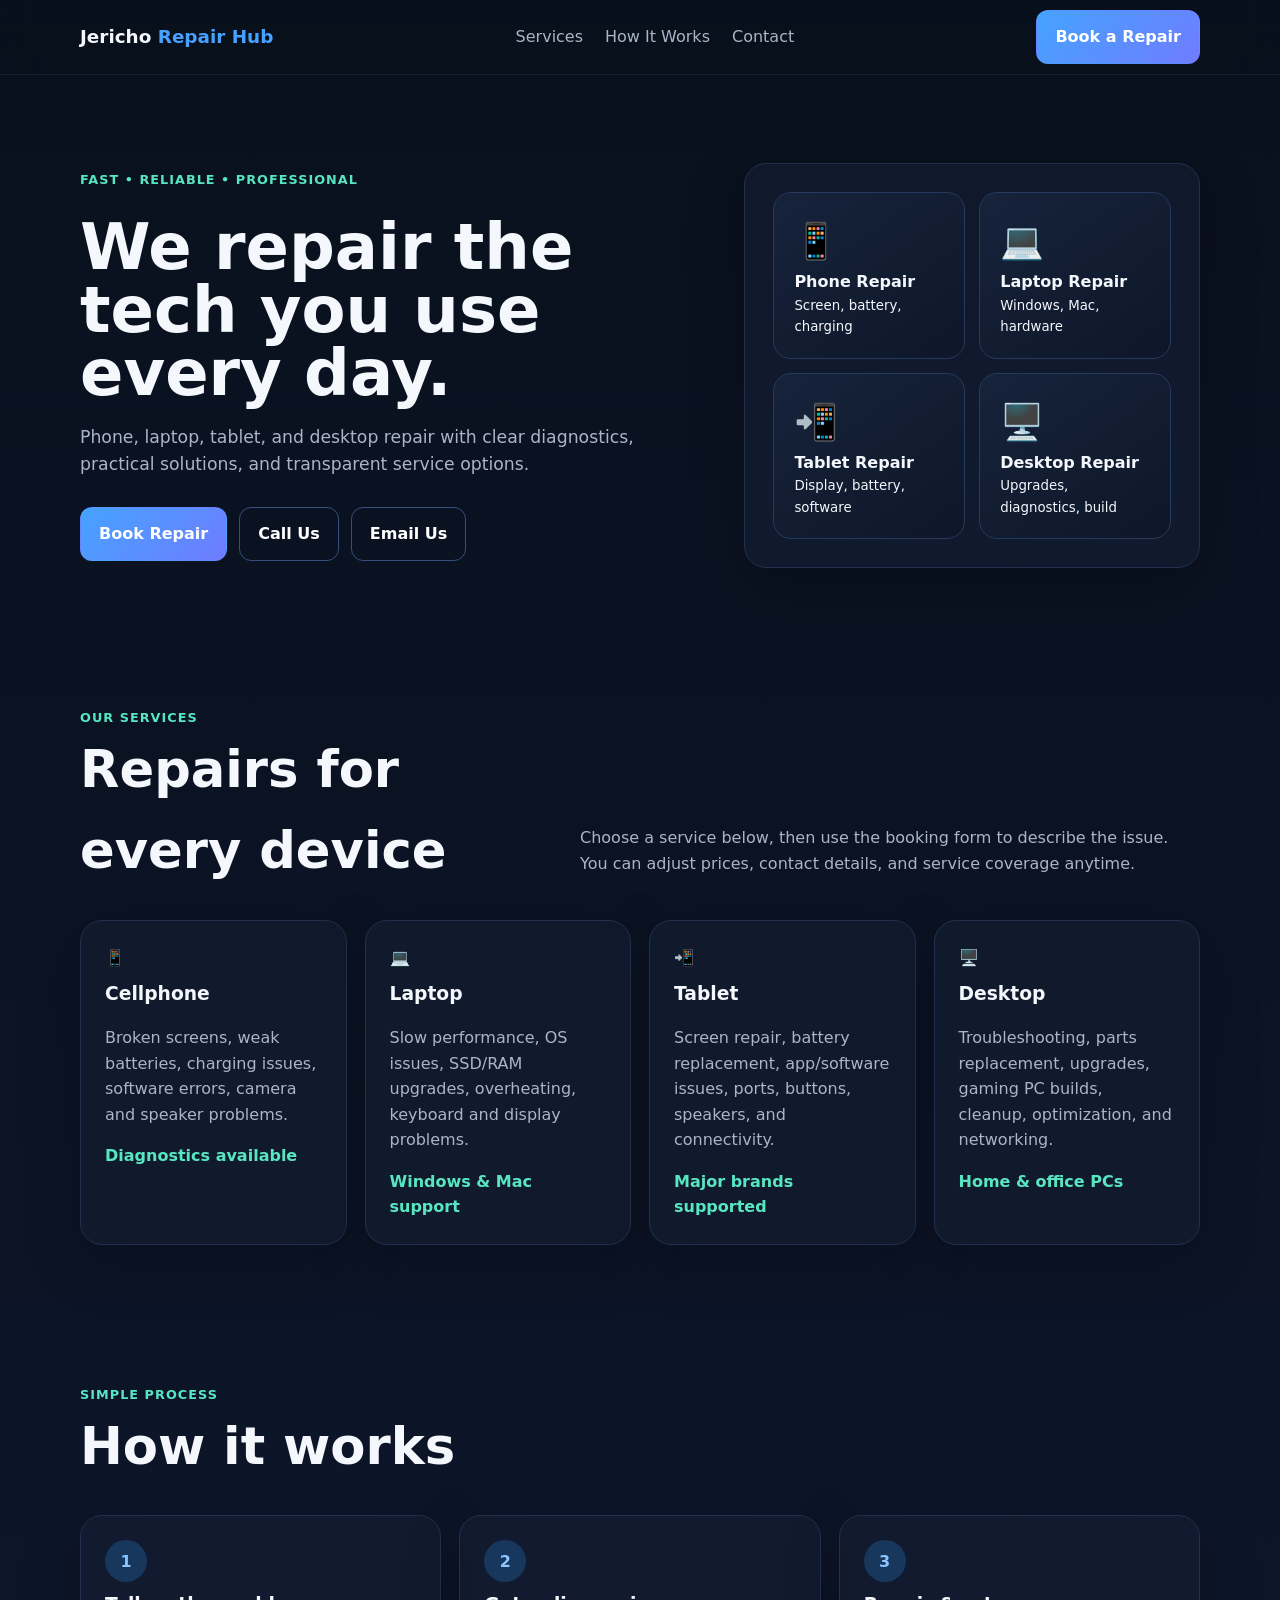
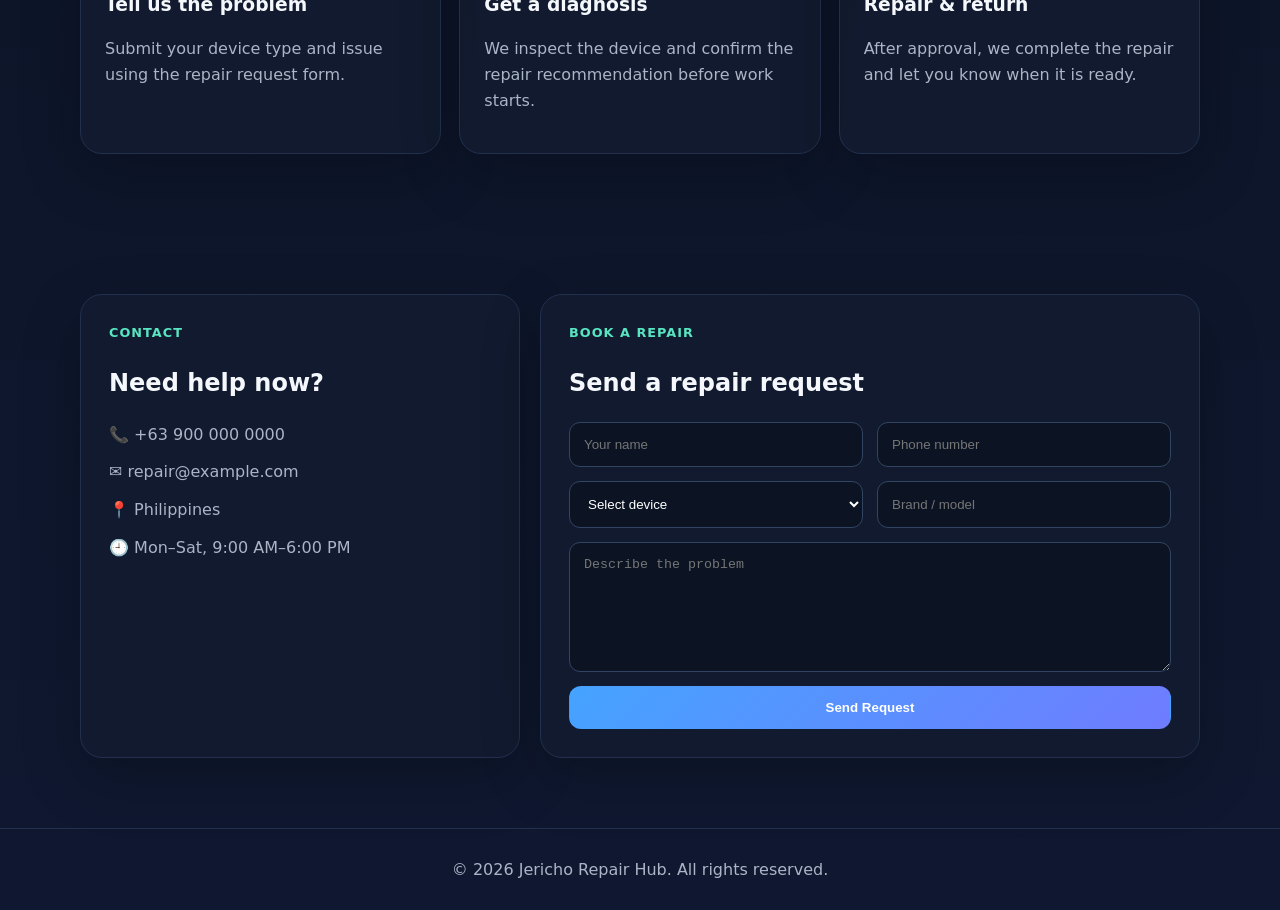
<file: Repair-Shop/index.html>
<!DOCTYPE html>
<html lang="en">
<head>
  <meta charset="UTF-8" />
  <meta name="viewport" content="width=device-width, initial-scale=1.0" />
  <title>Jericho Repair Hub | Phone, Laptop, Tablet & Desktop Repair</title>
  <meta name="description" content="Professional repair services for phones, laptops, tablets, and desktop computers." />
  <style>
    :root{--bg:#0b1220;--card:#121b2f;--accent:#45a3ff;--accent2:#58e6c2;--text:#f4f7fb;--muted:#aab5c7;--line:#22304d}
    *{box-sizing:border-box}html{scroll-behavior:smooth}body{margin:0;font-family:Inter,system-ui,-apple-system,Segoe UI,Roboto,sans-serif;background:linear-gradient(180deg,#09101d,#0f1830);color:var(--text);line-height:1.6}
    a{text-decoration:none;color:inherit}.container{width:min(1120px,92%);margin:auto}
    header{position:sticky;top:0;z-index:20;background:rgba(9,16,29,.88);backdrop-filter:blur(14px);border-bottom:1px solid rgba(255,255,255,.07)}
    nav{display:flex;align-items:center;justify-content:space-between;min-height:74px;gap:20px}.brand{font-size:1.15rem;font-weight:800}.brand span{color:var(--accent)}
    .navlinks{display:flex;gap:22px;color:var(--muted)}.navlinks a:hover{color:#fff}.menu{display:none;background:none;border:0;color:#fff;font-size:1.7rem}
    .btn{display:inline-flex;align-items:center;justify-content:center;gap:8px;padding:13px 18px;border-radius:12px;border:1px solid transparent;font-weight:700;cursor:pointer;transition:.2s}
    .btn-primary{background:linear-gradient(135deg,var(--accent),#6f7cff);color:#fff}.btn-primary:hover{transform:translateY(-2px);box-shadow:0 10px 28px rgba(69,163,255,.25)}
    .btn-outline{border-color:#35517b;background:transparent;color:#fff}.btn-outline:hover{background:#16233c}
    .hero{padding:88px 0 70px}.hero-grid{display:grid;grid-template-columns:1.15fr .85fr;gap:48px;align-items:center}.eyebrow{color:var(--accent2);font-weight:800;letter-spacing:.08em;text-transform:uppercase;font-size:.8rem}
    h1{font-size:clamp(2.5rem,5vw,5.4rem);line-height:.98;margin:.4em 0 .3em}.hero p{font-size:1.08rem;color:var(--muted);max-width:680px}.actions{display:flex;flex-wrap:wrap;gap:12px;margin-top:28px}
    .hero-card,.card,.contact-card{background:rgba(18,27,47,.86);border:1px solid var(--line);border-radius:22px;box-shadow:0 20px 60px rgba(0,0,0,.22)}
    .hero-card{padding:28px}.device-stack{display:grid;grid-template-columns:repeat(2,1fr);gap:14px}.device{min-height:150px;border-radius:18px;padding:20px;background:linear-gradient(145deg,#16233b,#0e1729);border:1px solid #263a5e;display:flex;flex-direction:column;justify-content:space-between}.device .icon{font-size:2.2rem}
    section{padding:70px 0}.section-head{display:flex;justify-content:space-between;gap:20px;align-items:end;margin-bottom:28px}.section-head h2{font-size:clamp(2rem,4vw,3.2rem);margin:0}.section-head p{color:var(--muted);max-width:620px}
    .grid{display:grid;grid-template-columns:repeat(4,1fr);gap:18px}.card{padding:24px}.card h3{margin:.5rem 0}.card p{color:var(--muted)}.price{font-weight:800;color:var(--accent2)}
    .steps{display:grid;grid-template-columns:repeat(3,1fr);gap:18px}.step-num{width:42px;height:42px;border-radius:50%;display:grid;place-items:center;background:#18375d;color:#8bc5ff;font-weight:800}
    .contact-wrap{display:grid;grid-template-columns:.8fr 1.2fr;gap:20px}.contact-card{padding:28px}.contact-list{display:grid;gap:12px;color:var(--muted)}
    form{display:grid;grid-template-columns:1fr 1fr;gap:14px}form .full{grid-column:1/-1}input,select,textarea{width:100%;padding:14px;border-radius:11px;border:1px solid #314562;background:#0c1424;color:#fff;outline:none}textarea{min-height:130px;resize:vertical}
    .notice{display:none;margin-top:14px;padding:12px 14px;border-radius:10px;background:#123729;color:#9ef0cd;border:1px solid #245b49}
    footer{padding:28px 0;border-top:1px solid var(--line);color:var(--muted);text-align:center}
    @media(max-width:850px){.hero-grid,.contact-wrap{grid-template-columns:1fr}.grid{grid-template-columns:repeat(2,1fr)}.steps{grid-template-columns:1fr}.navlinks{display:none;position:absolute;top:74px;left:0;right:0;background:#0c1424;padding:20px;flex-direction:column;border-bottom:1px solid var(--line)}.navlinks.open{display:flex}.menu{display:block}.nav-cta{display:none}}
    @media(max-width:560px){.grid,.device-stack,form{grid-template-columns:1fr}form .full{grid-column:auto}.hero{padding-top:55px}.section-head{display:block}}
  </style>
</head>
<body>
<header>
  <div class="container">
    <nav>
      <a class="brand" href="#home">Jericho <span>Repair Hub</span></a>
      <div class="navlinks" id="navlinks">
        <a href="#services">Services</a><a href="#process">How It Works</a><a href="#contact">Contact</a>
      </div>
      <a class="btn btn-primary nav-cta" href="#booking">Book a Repair</a>
      <button class="menu" id="menu" aria-label="Open menu">☰</button>
    </nav>
  </div>
</header>
<main>
  <section class="hero" id="home">
    <div class="container hero-grid">
      <div>
        <div class="eyebrow">Fast • Reliable • Professional</div>
        <h1>We repair the tech you use every day.</h1>
        <p>Phone, laptop, tablet, and desktop repair with clear diagnostics, practical solutions, and transparent service options.</p>
        <div class="actions"><a class="btn btn-primary" href="#booking">Book Repair</a><a class="btn btn-outline" href="tel:+639000000000">Call Us</a><a class="btn btn-outline" href="mailto:repair@example.com">Email Us</a></div>
      </div>
      <div class="hero-card">
        <div class="device-stack">
          <div class="device"><span class="icon">📱</span><strong>Phone Repair</strong><small>Screen, battery, charging</small></div>
          <div class="device"><span class="icon">💻</span><strong>Laptop Repair</strong><small>Windows, Mac, hardware</small></div>
          <div class="device"><span class="icon">📲</span><strong>Tablet Repair</strong><small>Display, battery, software</small></div>
          <div class="device"><span class="icon">🖥️</span><strong>Desktop Repair</strong><small>Upgrades, diagnostics, build</small></div>
        </div>
      </div>
    </div>
  </section>

  <section id="services">
    <div class="container">
      <div class="section-head"><div><div class="eyebrow">Our services</div><h2>Repairs for every device</h2></div><p>Choose a service below, then use the booking form to describe the issue. You can adjust prices, contact details, and service coverage anytime.</p></div>
      <div class="grid">
        <article class="card"><div>📱</div><h3>Cellphone</h3><p>Broken screens, weak batteries, charging issues, software errors, camera and speaker problems.</p><div class="price">Diagnostics available</div></article>
        <article class="card"><div>💻</div><h3>Laptop</h3><p>Slow performance, OS issues, SSD/RAM upgrades, overheating, keyboard and display problems.</p><div class="price">Windows & Mac support</div></article>
        <article class="card"><div>📲</div><h3>Tablet</h3><p>Screen repair, battery replacement, app/software issues, ports, buttons, speakers, and connectivity.</p><div class="price">Major brands supported</div></article>
        <article class="card"><div>🖥️</div><h3>Desktop</h3><p>Troubleshooting, parts replacement, upgrades, gaming PC builds, cleanup, optimization, and networking.</p><div class="price">Home & office PCs</div></article>
      </div>
    </div>
  </section>

  <section id="process">
    <div class="container">
      <div class="section-head"><div><div class="eyebrow">Simple process</div><h2>How it works</h2></div></div>
      <div class="steps">
        <div class="card"><div class="step-num">1</div><h3>Tell us the problem</h3><p>Submit your device type and issue using the repair request form.</p></div>
        <div class="card"><div class="step-num">2</div><h3>Get a diagnosis</h3><p>We inspect the device and confirm the repair recommendation before work starts.</p></div>
        <div class="card"><div class="step-num">3</div><h3>Repair & return</h3><p>After approval, we complete the repair and let you know when it is ready.</p></div>
      </div>
    </div>
  </section>

  <section id="contact">
    <div class="container contact-wrap">
      <div class="contact-card">
        <div class="eyebrow">Contact</div><h2>Need help now?</h2>
        <div class="contact-list">
          <span>📞 <a href="tel:+639000000000">+63 900 000 0000</a></span>
          <span>✉️ <a href="mailto:repair@example.com">repair@example.com</a></span>
          <span>📍 Philippines</span>
          <span>🕘 Mon–Sat, 9:00 AM–6:00 PM</span>
        </div>
      </div>
      <div class="contact-card" id="booking">
        <div class="eyebrow">Book a repair</div><h2>Send a repair request</h2>
        <form id="repairForm">
          <input id="name" placeholder="Your name" required />
          <input id="phone" type="tel" placeholder="Phone number" required />
          <select id="device" required><option value="">Select device</option><option>Cellphone</option><option>Laptop</option><option>Tablet</option><option>Desktop</option></select>
          <input id="model" placeholder="Brand / model" />
          <textarea class="full" id="issue" placeholder="Describe the problem" required></textarea>
          <button class="btn btn-primary full" type="submit">Send Request</button>
        </form>
        <div class="notice" id="notice">Your repair request is ready. Your email app will open so you can send the details.</div>
      </div>
    </div>
  </section>
</main>
<footer><div class="container">© <span id="year"></span> Jericho Repair Hub. All rights reserved.</div></footer>
<script>
  const menu=document.getElementById('menu'),links=document.getElementById('navlinks');
  menu.addEventListener('click',()=>links.classList.toggle('open'));
  document.querySelectorAll('.navlinks a').forEach(a=>a.addEventListener('click',()=>links.classList.remove('open')));
  document.getElementById('year').textContent=new Date().getFullYear();
  document.getElementById('repairForm').addEventListener('submit',function(e){
    e.preventDefault();
    const n=document.getElementById('name').value.trim(),p=document.getElementById('phone').value.trim(),d=document.getElementById('device').value,m=document.getElementById('model').value.trim(),i=document.getElementById('issue').value.trim();
    const subject=encodeURIComponent('Repair Request - '+d+' - '+n);
    const body=encodeURIComponent('Name: '+n+'\nPhone: '+p+'\nDevice: '+d+'\nBrand/Model: '+m+'\n\nIssue:\n'+i);
    document.getElementById('notice').style.display='block';
    window.location.href='mailto:repair@example.com?subject='+subject+'&body='+body;
  });
</script>
</body>
</html>
</file>
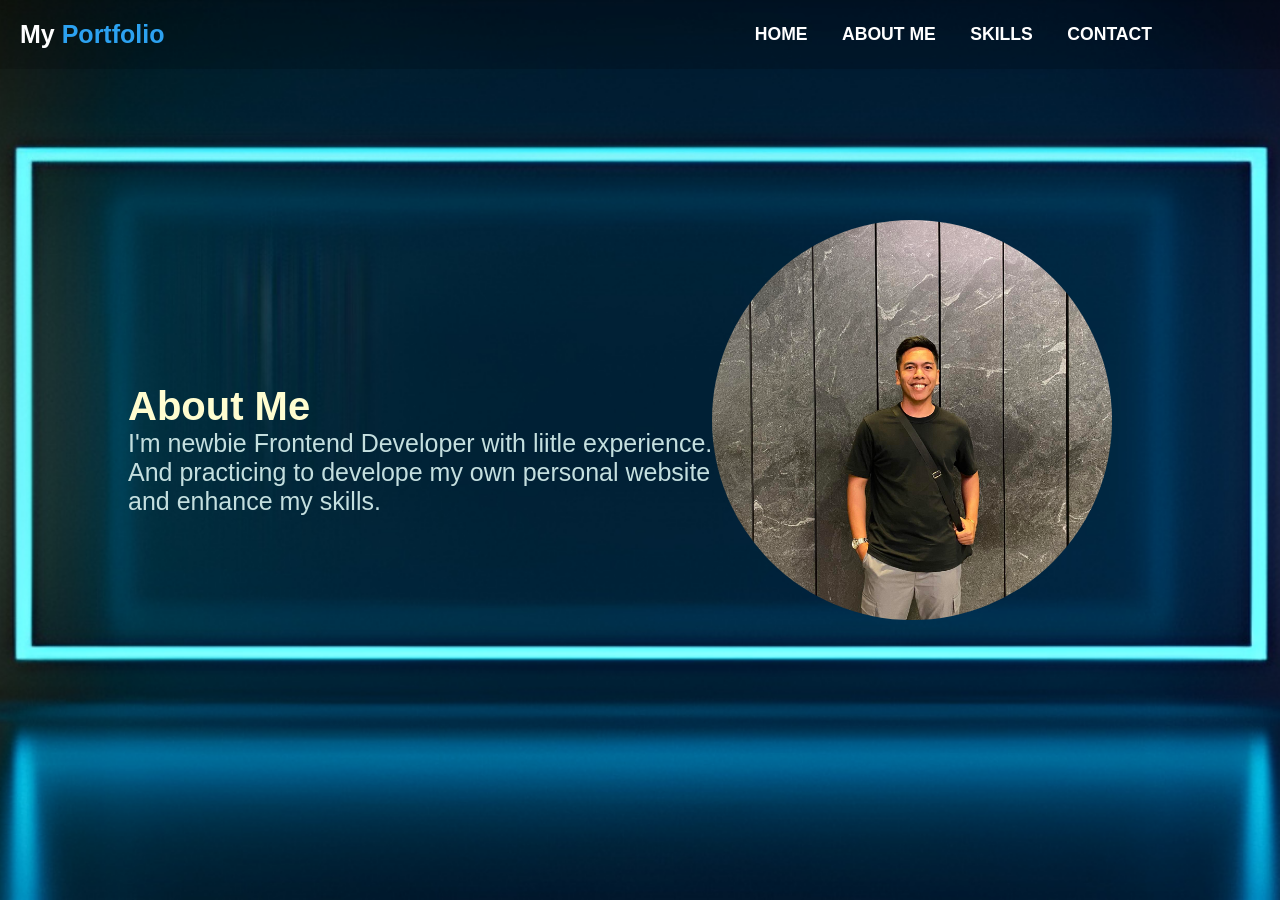
<file: Portfolio/aboutme.html>
<!DOCTYPE html>
<html lang="en">
<head>
    <meta charset="UTF-8">
    <meta name="viewport" content="width=device-width, initial-scale=1.0">
    <link rel="stylesheet" href="style.css">
    <title>My Portfolio</title>
</head>
<body>
   <header class="header">
    <a href="Portfolio.html" class="Logo">My <span>Portfolio</span></a>
    <nav class="navbar">
        <a href="Portfolio.html">HOME</a>
        <a href="aboutme.html">ABOUT ME</a>
        <a href="skills.html">SKILLS</a>
        <a href="contact.html">CONTACT</a>
    </nav>
   </header>
   <section id="about" class="about">
    <div class="content">
        <h3>About Me</h3>
        <p>I'm newbie Frontend Developer with liitle experience.<br>
        And practicing to develope my own personal website and enhance my skills.</p>
    </div>
    <div class="image-container">
        <img src="jp.jpg" id="splash">
        </div>
   </section>
</body>
</html>
</file>
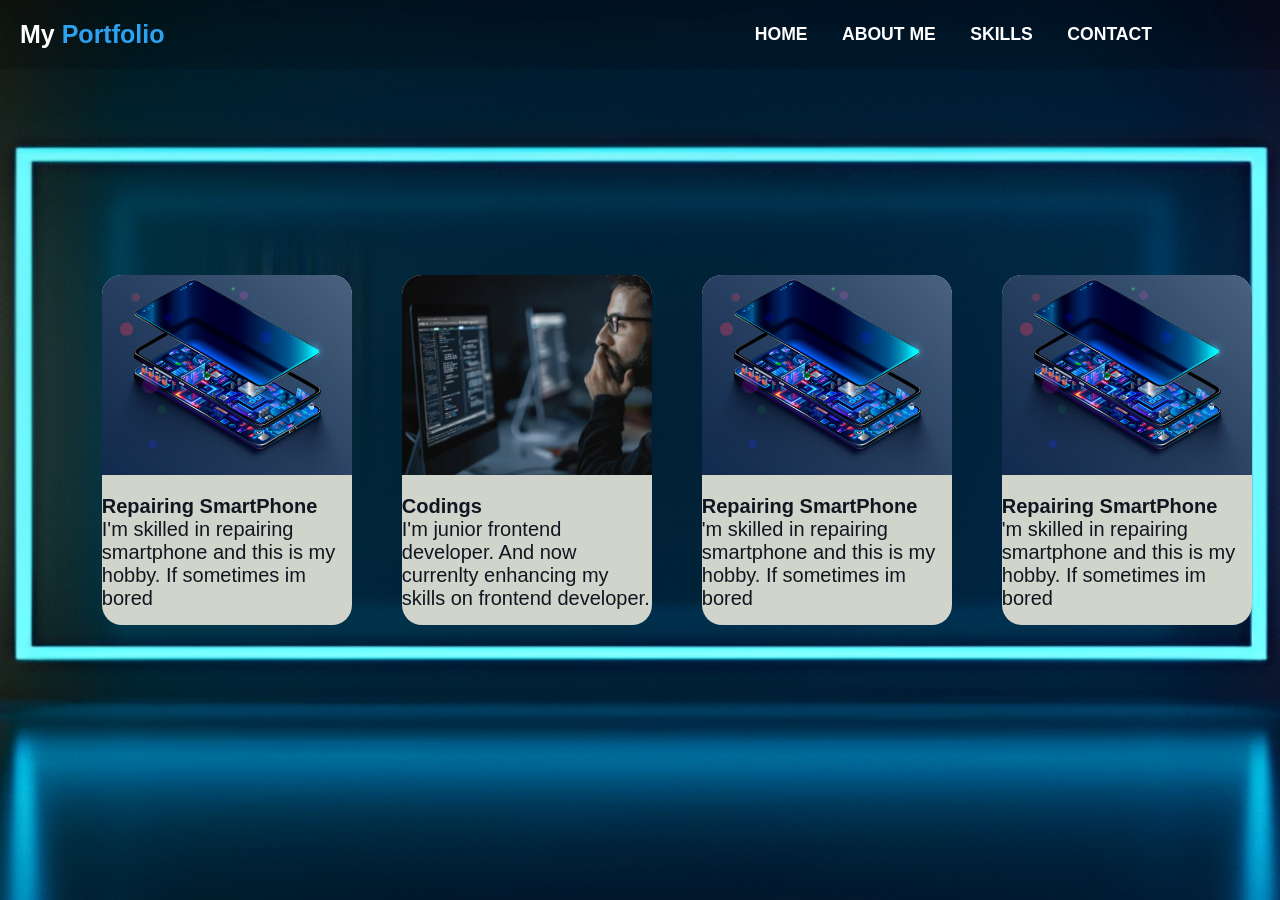
<file: Portfolio/skills.html>
<!DOCTYPE html>
<html lang="en">
<head>
    <meta charset="UTF-8">
    <meta name="viewport" content="width=device-width, initial-scale=1.0">
    <link rel="stylesheet" href="style.css">
    <title>My Portfolio</title>
</head>
<body>
   <header class="header">
    <a href="Portfolio.html" class="Logo">My <span>Portfolio</span></a>
    <nav class="navbar">
        <a href="Portfolio.html">HOME</a>
        <a href="aboutme.html">ABOUT ME</a>
        <a href="skills.html">SKILLS</a>
        <a href="contact.html">CONTACT</a>
    </nav>
   </header>
   <section id="skills"  class="skills">
   <section class="box">
    <div class="card">
        <div class="cards imahe1"></div>
        <h2>Repairing SmartPhone</h2>
        <p>I'm skilled in repairing smartphone and this is my hobby. If sometimes im bored</p>
    </div>
    <div class="card">
        <div class="cards imahe2"></div>
        <h2>Codings</h2>
        <p>I'm junior frontend developer. And now currenlty enhancing my skills on frontend developer.</p>
    </div>
    <div class="card">
        <div class="cards imahe3"></div>
        <h2>Repairing SmartPhone</h2>
        <p>'m skilled in repairing smartphone and this is my hobby. If sometimes im bored</p>
    </div>
    <div class="card">
        <div class="cards imahe4"></div>
        <h2>Repairing SmartPhone</h2>
        <p>'m skilled in repairing smartphone and this is my hobby. If sometimes im bored</p>
    </div>
   </section>
</body>
</html>
</file>
<file: Portfolio/style.css>
*{
    margin: 0;
    padding: 0;
    box-sizing: border-box;
    font-family: Arial, Helvetica, sans-serif;
}

body{
    color: rgb(66, 224, 224);
}

.header {
    position: fixed;
    top: 0;
    left: 0;
    width: 100%;
    padding: 20px 20px;
    padding-right: 10%;
    display: flex;
    justify-content: space-between;
    align-items: center;
    z-index: 100;
    color: rgb(118, 237, 241);
    font-family: 'Gill Sans', 'Gill Sans MT', Calibri, 'Trebuchet MS', sans-serif;
    background-color: rgb(0, 0, 0, 0.150);
}

.Logo {
    position: relative;
    font-size: 25px;
    color: rgb(255, 255, 255);
    text-decoration: none;
    font-weight: 800;
    cursor: pointer;
}

.navbar a {
    position: relative;
    font-size: 1.1em;
    color: white;
    text-decoration: none;
    font-weight: 700;
    margin-left: 30px;
}

.navbar a:hover {
    color: rgb(29, 209, 233);
}

.home {
    position: relative;
    width: 100%;
    justify-content: space-between;
    height: 100vh;
    background-size: cover;
    background-position: center;
    display: flex;
    align-items: center;
    background-image: url("bb.png");
    padding: 70px 10%;
}

.about {
    position: relative;
    width: 100%;
    justify-content: space-between;
    height: 100vh;
    background-size: cover;
    background-position: center;
    display: flex;
    align-items: center;
    background-image: url("bb.png");
    padding: 70px 10%;
}

.skills {
    position: absolute;
    width: 100%;
    background-image: url("bb.png");
    height: 100vh;
    justify-content: space-between;
    background-size: cover;
    background-position: center;
    display: flex;
    align-items: center;
    padding: 70px 6%;
     
}


.box {
    display: flex;
    justify-content: center;
    margin: 70px 0;
    flex-wrap: nowrap;
}

.card {
    background-color: #D0D4CA;
    width: 250px;
    height: 350px;
    margin: 25px;
    border-radius: 20px;
}

.cards {
    height: 200px;
    margin-bottom: 20px;
    background-size: cover;
    border-radius: 20px 20px 0 0;
}

.card h2 {
    color: #101720;
    font-size: 20px;
    font-weight: 100px;
}

.card p {
    color: #101720;
    font-size: 20px;
    font-weight: 100px;
}

.card:hover {
    background-color: #D2E0FB;
    color: #000000;
    cursor: pointer;
    transform: scale(1.20);
}

.imahe1 {
    background-image: url("pic.jpg");
    
}

.imahe2 {
    background-image: url("gs.png");
    
}

.imahe3 {
    background-image: url("pic.jpg");
    
}

.imahe4 {
    background-image: url("pic.jpg");
    
}

.contents {
    max-width: 800px;
}

.contents h3 {
    font-size: 50px;
    font-weight: 700;
    color: #fffdd0;
}

.contents h1 {
    font-size: 50px;
    font-weight: 700;
    margin: -2px 0;
    color: #fffdd0;
}

.content {
    max-width: 600px;
}

.content h3 {
    font-size: 40px;
    font-weight: 700;
    color: #fffdd0;
}

.content h1 {
    font-size: 40px;
    font-weight: 700;
    margin: -2px 0;
    color: #fffdd0;
}

span {
    color: #2ca2f1;
}

.tm{
    color: #44a6df;
}

.content p {
    display: inline;
    justify-content: center;
    align-items: center;
    position: relative;
    width: 40px;
    height: 400px;
    font-size: 25px;
    color:#C4DFDF;
    text-decoration: none;
    margin: 30px 15px 30px 0;
}

.image-container {
    position: relative;
    margin-top: -60px;
    right: 40px;
    width: 400px;
    height: 400px;
    border-radius: 60%;
    overflow:hidden;
}

.image-container img {
    width: 100%;
    height: 100%;
    object-fit: cover;
}

html {
    scroll-behavior: smooth;
}

@media screen and (max-width: 1000px){
    h1{
        font-size: 36px;
        line-height: 50px;
    }
    h3{
        font-size: 36px;
        line-height: 50px;
    }
    p{
        font-size: 20px;
        line-height: 40px;
    }
    .navbar a {
        font-size: 20px;
        line-height: 30px;
    }
    .Logo {
        font-size: 23px;
        line-height: 30px;
    }
    .card {
        font-size: 250px;
        line-height: 100px;
    }
    .cards {
        font-size: 23px;
        line-height: 30px;
    }
    .card h2 {
        font-size: 23px;
        line-height: 30px;
    }
    .card p {
        font-size: 23px;
        line-height: 30px;
    }
   
}
</file>
